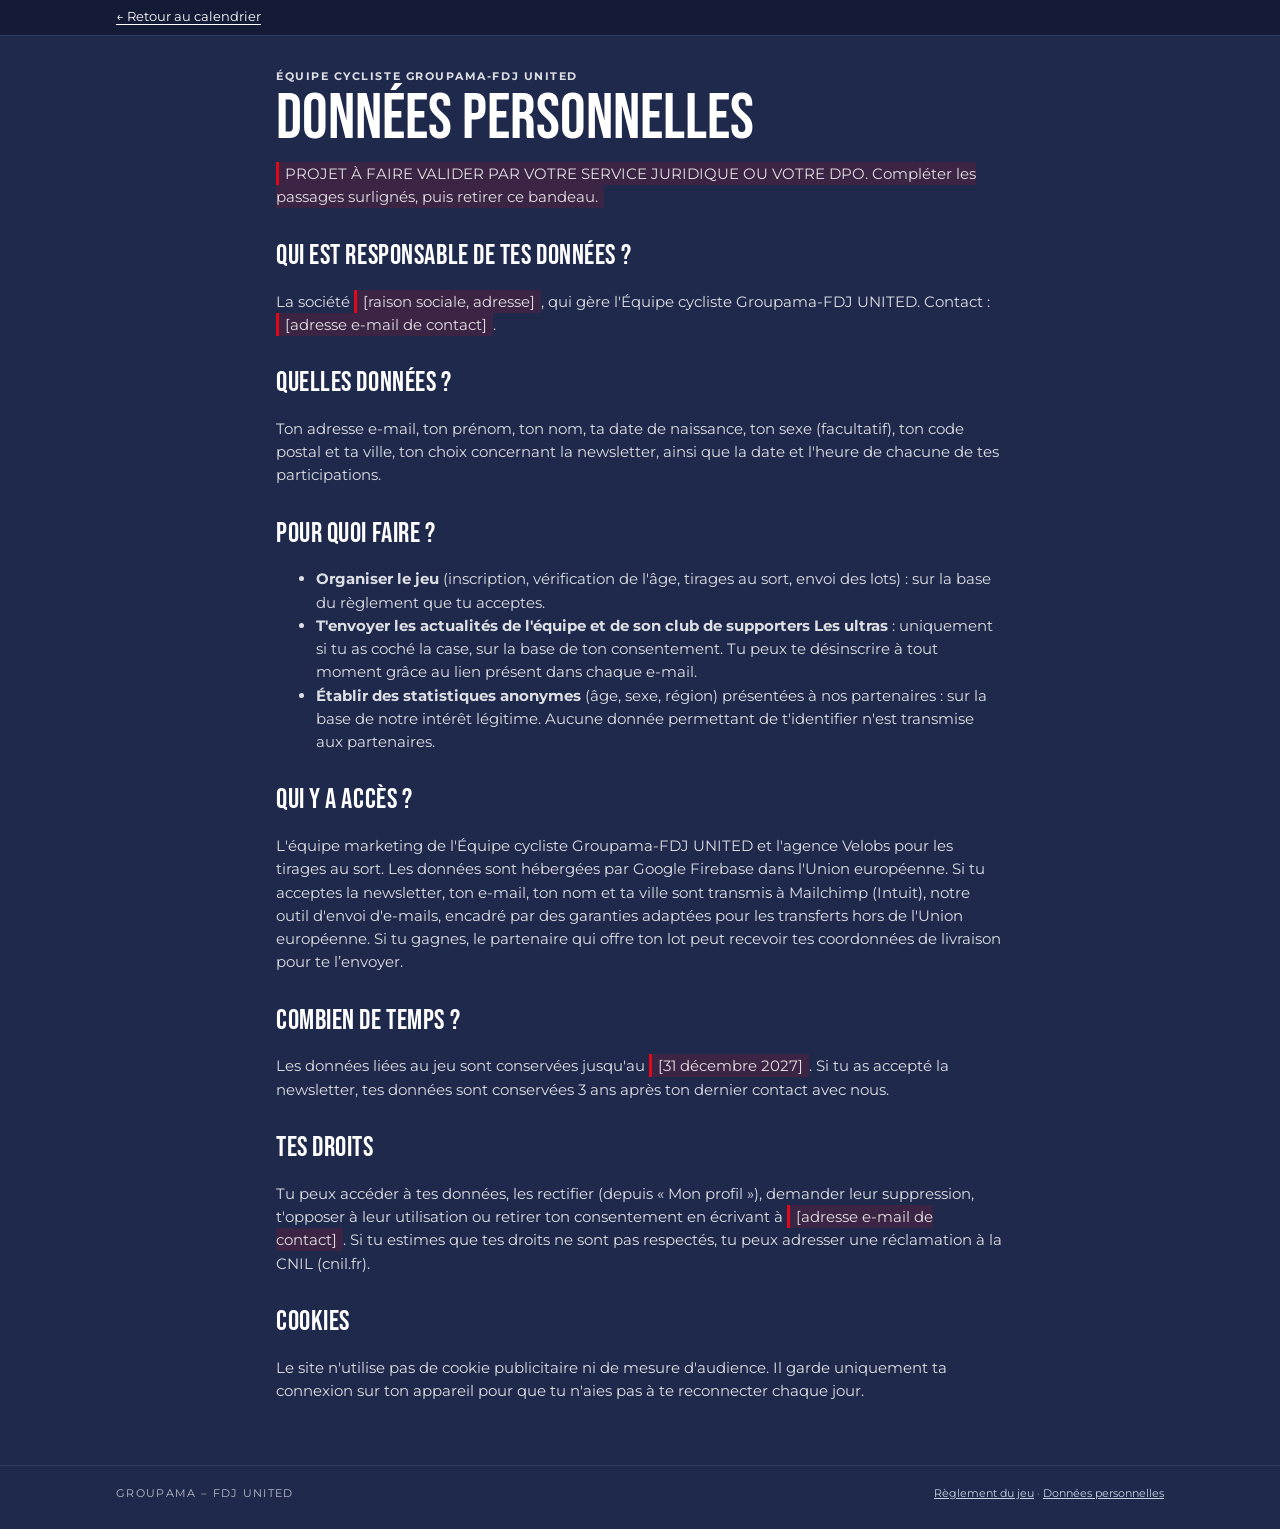
<file: confidentialite.html>
<!doctype html>
<html lang="fr">
<head>
<meta charset="utf-8">
<meta name="viewport" content="width=device-width, initial-scale=1, viewport-fit=cover">
<title>Données personnelles · Calendrier de l'Avent GFDJ</title>
<link rel="icon" href="img/logos/team.png">
<link rel="preconnect" href="https://fonts.googleapis.com">
<link rel="stylesheet" href="https://fonts.googleapis.com/css2?family=Bebas+Neue&family=Montserrat:wght@400;600;700&display=swap">
<link rel="stylesheet" href="style.css">
</head>
<body>
<div class="topbar"><div class="wrap"><a class="linkbtn" href="index.html">← Retour au calendrier</a></div></div>
<main class="wrap legal">
<p class="kicker">Équipe cycliste Groupama-FDJ UNITED</p>
<h1>Données personnelles</h1>
<p><span class="todo">PROJET À FAIRE VALIDER PAR VOTRE SERVICE JURIDIQUE OU VOTRE DPO. Compléter les passages surlignés, puis retirer ce bandeau.</span></p>

<h2>Qui est responsable de tes données ?</h2>
<p>La société <span class="todo">[raison sociale, adresse]</span>, qui gère l'Équipe cycliste Groupama-FDJ UNITED. Contact : <span class="todo">[adresse e-mail de contact]</span>.</p>

<h2>Quelles données ?</h2>
<p>Ton adresse e-mail, ton prénom, ton nom, ta date de naissance, ton sexe (facultatif), ton code postal et ta ville, ton choix concernant la newsletter, ainsi que la date et l'heure de chacune de tes participations.</p>

<h2>Pour quoi faire ?</h2>
<ul>
<li><b>Organiser le jeu</b> (inscription, vérification de l'âge, tirages au sort, envoi des lots) : sur la base du règlement que tu acceptes.</li>
<li><b>T'envoyer les actualités de l'équipe et de son club de supporters Les ultras</b> : uniquement si tu as coché la case, sur la base de ton consentement. Tu peux te désinscrire à tout moment grâce au lien présent dans chaque e-mail.</li>
<li><b>Établir des statistiques anonymes</b> (âge, sexe, région) présentées à nos partenaires : sur la base de notre intérêt légitime. Aucune donnée permettant de t'identifier n'est transmise aux partenaires.</li>
</ul>

<h2>Qui y a accès ?</h2>
<p>L'équipe marketing de l'Équipe cycliste Groupama-FDJ UNITED et l'agence Velobs pour les tirages au sort. Les données sont hébergées par Google Firebase dans l'Union européenne. Si tu acceptes la newsletter, ton e-mail, ton nom et ta ville sont transmis à Mailchimp (Intuit), notre outil d'envoi d'e-mails, encadré par des garanties adaptées pour les transferts hors de l'Union européenne. Si tu gagnes, le partenaire qui offre ton lot peut recevoir tes coordonnées de livraison pour te l’envoyer.</p>

<h2>Combien de temps ?</h2>
<p>Les données liées au jeu sont conservées jusqu'au <span class="todo">[31 décembre 2027]</span>. Si tu as accepté la newsletter, tes données sont conservées 3 ans après ton dernier contact avec nous.</p>

<h2>Tes droits</h2>
<p>Tu peux accéder à tes données, les rectifier (depuis « Mon profil »), demander leur suppression, t'opposer à leur utilisation ou retirer ton consentement en écrivant à <span class="todo">[adresse e-mail de contact]</span>. Si tu estimes que tes droits ne sont pas respectés, tu peux adresser une réclamation à la CNIL (cnil.fr).</p>

<h2>Cookies</h2>
<p>Le site n'utilise pas de cookie publicitaire ni de mesure d'audience. Il garde uniquement ta connexion sur ton appareil pour que tu n'aies pas à te reconnecter chaque jour.</p>
</main>
<footer><div class="wrap"><span class="sig">Groupama – FDJ UNITED</span><span><a href="reglement.html">Règlement du jeu</a> · <a href="confidentialite.html">Données personnelles</a></span></div></footer>
</body>
</html>
</file>
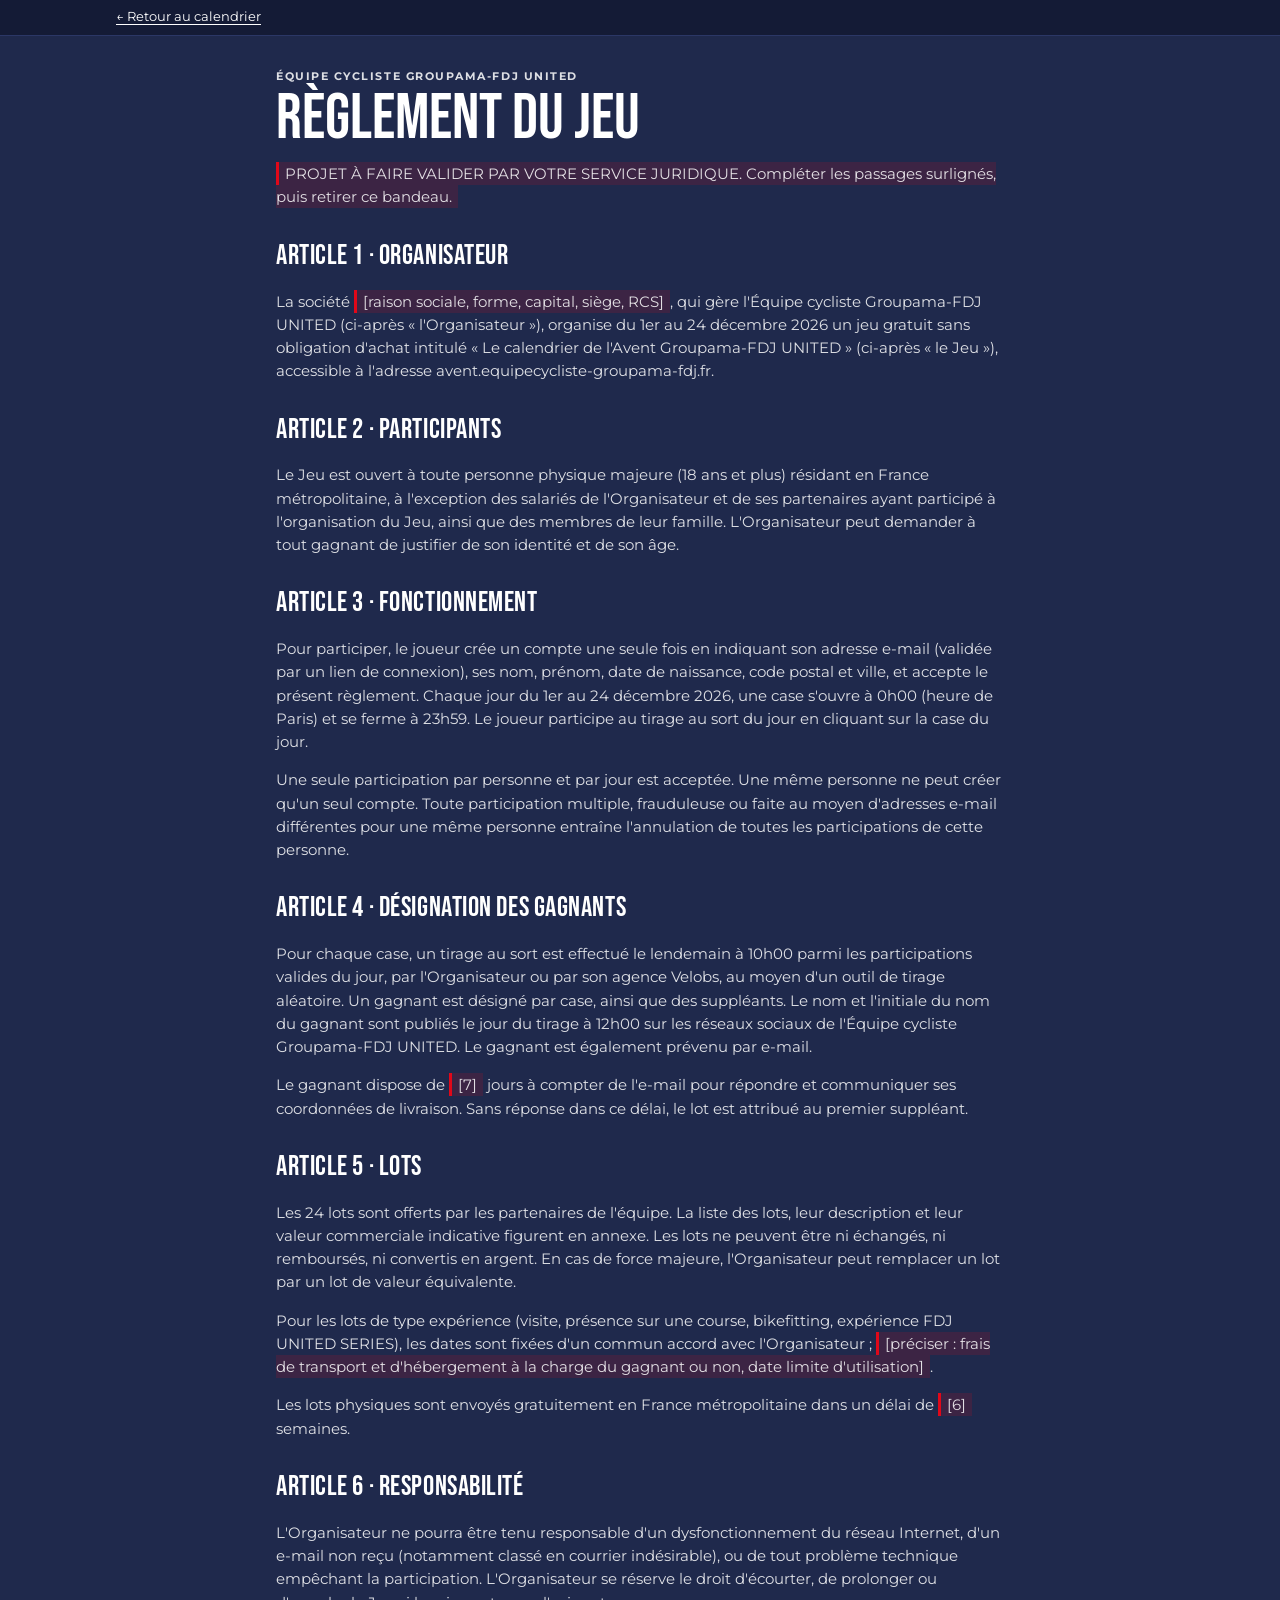
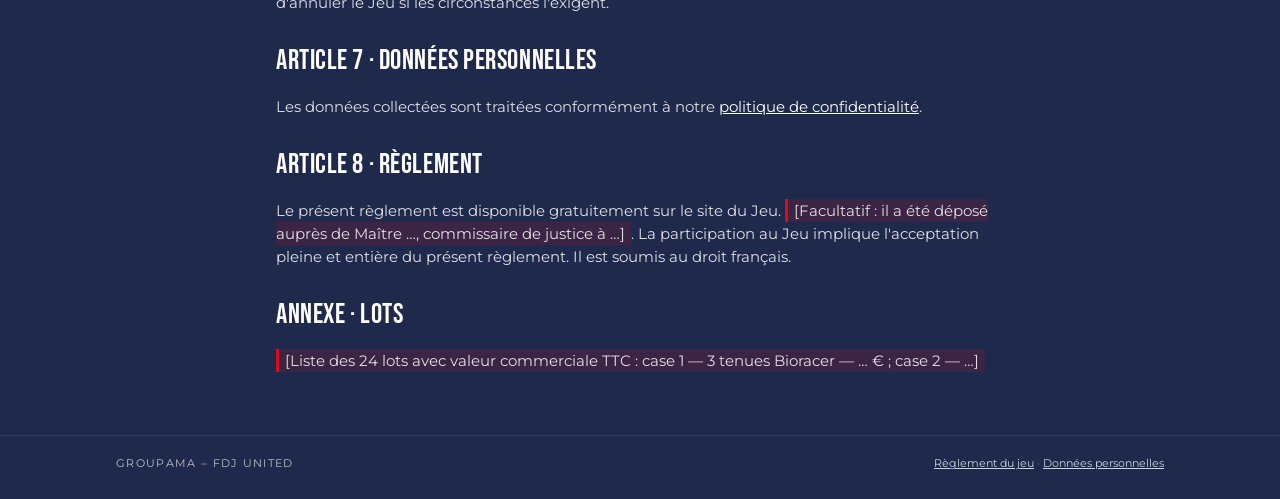
<file: reglement.html>
<!doctype html>
<html lang="fr">
<head>
<meta charset="utf-8">
<meta name="viewport" content="width=device-width, initial-scale=1, viewport-fit=cover">
<title>Règlement du jeu · Calendrier de l'Avent GFDJ</title>
<link rel="icon" href="img/logos/team.png">
<link rel="preconnect" href="https://fonts.googleapis.com">
<link rel="stylesheet" href="https://fonts.googleapis.com/css2?family=Bebas+Neue&family=Montserrat:wght@400;600;700&display=swap">
<link rel="stylesheet" href="style.css">
</head>
<body>
<div class="topbar"><div class="wrap"><a class="linkbtn" href="index.html">← Retour au calendrier</a></div></div>
<main class="wrap legal">
<p class="kicker">Équipe cycliste Groupama-FDJ UNITED</p>
<h1>Règlement du jeu</h1>
<p><span class="todo">PROJET À FAIRE VALIDER PAR VOTRE SERVICE JURIDIQUE. Compléter les passages surlignés, puis retirer ce bandeau.</span></p>

<h2>Article 1 · Organisateur</h2>
<p>La société <span class="todo">[raison sociale, forme, capital, siège, RCS]</span>, qui gère l'Équipe cycliste Groupama-FDJ UNITED (ci-après « l'Organisateur »), organise du 1er au 24 décembre 2026 un jeu gratuit sans obligation d'achat intitulé « Le calendrier de l'Avent Groupama-FDJ UNITED » (ci-après « le Jeu »), accessible à l'adresse avent.equipecycliste-groupama-fdj.fr.</p>

<h2>Article 2 · Participants</h2>
<p>Le Jeu est ouvert à toute personne physique majeure (18 ans et plus) résidant en France métropolitaine, à l'exception des salariés de l'Organisateur et de ses partenaires ayant participé à l'organisation du Jeu, ainsi que des membres de leur famille. L'Organisateur peut demander à tout gagnant de justifier de son identité et de son âge.</p>

<h2>Article 3 · Fonctionnement</h2>
<p>Pour participer, le joueur crée un compte une seule fois en indiquant son adresse e-mail (validée par un lien de connexion), ses nom, prénom, date de naissance, code postal et ville, et accepte le présent règlement. Chaque jour du 1er au 24 décembre 2026, une case s'ouvre à 0h00 (heure de Paris) et se ferme à 23h59. Le joueur participe au tirage au sort du jour en cliquant sur la case du jour.</p>
<p>Une seule participation par personne et par jour est acceptée. Une même personne ne peut créer qu'un seul compte. Toute participation multiple, frauduleuse ou faite au moyen d'adresses e-mail différentes pour une même personne entraîne l'annulation de toutes les participations de cette personne.</p>

<h2>Article 4 · Désignation des gagnants</h2>
<p>Pour chaque case, un tirage au sort est effectué le lendemain à 10h00 parmi les participations valides du jour, par l'Organisateur ou par son agence Velobs, au moyen d'un outil de tirage aléatoire. Un gagnant est désigné par case, ainsi que des suppléants. Le nom et l'initiale du nom du gagnant sont publiés le jour du tirage à 12h00 sur les réseaux sociaux de l'Équipe cycliste Groupama-FDJ UNITED. Le gagnant est également prévenu par e-mail.</p>
<p>Le gagnant dispose de <span class="todo">[7]</span> jours à compter de l'e-mail pour répondre et communiquer ses coordonnées de livraison. Sans réponse dans ce délai, le lot est attribué au premier suppléant.</p>

<h2>Article 5 · Lots</h2>
<p>Les 24 lots sont offerts par les partenaires de l'équipe. La liste des lots, leur description et leur valeur commerciale indicative figurent en annexe. Les lots ne peuvent être ni échangés, ni remboursés, ni convertis en argent. En cas de force majeure, l'Organisateur peut remplacer un lot par un lot de valeur équivalente.</p>
<p>Pour les lots de type expérience (visite, présence sur une course, bikefitting, expérience FDJ UNITED SERIES), les dates sont fixées d'un commun accord avec l'Organisateur ; <span class="todo">[préciser : frais de transport et d'hébergement à la charge du gagnant ou non, date limite d'utilisation]</span>.</p>
<p>Les lots physiques sont envoyés gratuitement en France métropolitaine dans un délai de <span class="todo">[6]</span> semaines.</p>

<h2>Article 6 · Responsabilité</h2>
<p>L'Organisateur ne pourra être tenu responsable d'un dysfonctionnement du réseau Internet, d'un e-mail non reçu (notamment classé en courrier indésirable), ou de tout problème technique empêchant la participation. L'Organisateur se réserve le droit d'écourter, de prolonger ou d'annuler le Jeu si les circonstances l'exigent.</p>

<h2>Article 7 · Données personnelles</h2>
<p>Les données collectées sont traitées conformément à notre <a href="confidentialite.html">politique de confidentialité</a>.</p>

<h2>Article 8 · Règlement</h2>
<p>Le présent règlement est disponible gratuitement sur le site du Jeu. <span class="todo">[Facultatif : il a été déposé auprès de Maître …, commissaire de justice à …]</span>. La participation au Jeu implique l'acceptation pleine et entière du présent règlement. Il est soumis au droit français.</p>

<h2>Annexe · Lots</h2>
<p><span class="todo">[Liste des 24 lots avec valeur commerciale TTC : case 1 — 3 tenues Bioracer — … € ; case 2 — …]</span></p>
</main>
<footer><div class="wrap"><span class="sig">Groupama – FDJ UNITED</span><span><a href="reglement.html">Règlement du jeu</a> · <a href="confidentialite.html">Données personnelles</a></span></div></footer>
</body>
</html>
</file>
<file: style.css>
/* Calendrier de l'Avent 2026 — Équipe cycliste Groupama-FDJ UNITED. Layout : bandeau photo + grille de 24 patchs à coins coupés (écho au losange du logo), mobile d'abord. Charte GFDJ, un seul thème sombre. */
:root{
  --nuit:#1F294C; --marine:#203360; --profond:#1D3669; --rouge:#E10819; --blanc:#FFFFFF;
  --perle:#F2F2F2; --gris:#8494A8; --texte:#42506A; --filet:#C7D5E5;
  --f-titre:"Bebas Neue","Oswald","Anton","Arial Narrow",sans-serif;
  --f-corps:"Montserrat","Inter","Calibri",Arial,sans-serif;
  --f-en:"Gelasio",Georgia,"Times New Roman",serif;
  --f-script:"Great Vibes","Brush Script MT",cursive;
  --nuit-2:#141B36;
  color-scheme:dark;
}
*{box-sizing:border-box}
[hidden]{display:none!important}
body{background:var(--nuit);color:var(--blanc);font-family:var(--f-corps);font-size:15px;line-height:1.35;margin:0}
.wrap{max-width:1080px;margin:0 auto;padding-inline:16px}
button{font:inherit;cursor:pointer}
:focus-visible{outline:3px solid var(--blanc);outline-offset:2px}

/* hero */
#fx{position:fixed;inset:0;width:100%;height:100%;pointer-events:none;z-index:5}
.hero{position:relative;background:radial-gradient(120% 90% at 80% 10%,#2a3a72 0%,var(--nuit) 45%,var(--nuit-2) 100%);overflow:hidden}
.hero-grid{display:grid;grid-template-columns:minmax(0,1fr) minmax(0,1fr);gap:40px;align-items:center;padding-block:44px 120px}
@media (max-width:760px){.hero-grid{grid-template-columns:1fr;gap:28px;padding-block:28px 96px}.photo{order:-1}}
.hero-txt{min-width:0;position:relative;z-index:1}
.kicker{font-weight:700;font-size:11px;letter-spacing:.14em;text-transform:uppercase;color:var(--gris);margin:0 0 6px}
.script{font-family:var(--f-script);font-size:clamp(40px,6vw,62px);line-height:1;margin:0 0 -4px;color:var(--blanc);transform:rotate(-4deg);transform-origin:left bottom;display:inline-block}
h1{font-family:var(--f-titre);font-weight:400;font-size:clamp(44px,7.4vw,96px);line-height:.88;margin:0;text-wrap:balance;text-transform:uppercase}
h1 span{color:var(--rouge)}
.en{font-family:var(--f-en);font-style:italic;color:rgba(255,255,255,.6);font-size:clamp(15px,2vw,20px);margin:8px 0 16px}
.chapo{max-width:52ch;color:rgba(255,255,255,.85);margin:0 0 22px}
.chapo strong{color:var(--blanc)}
.go{display:inline-flex;align-items:center;gap:10px;background:var(--rouge);color:var(--blanc);text-decoration:none;font-weight:700;letter-spacing:.12em;text-transform:uppercase;font-size:13px;padding:14px 20px;clip-path:polygon(0 0,calc(100% - 12px) 0,100% 12px,100% 100%,12px 100%,0 calc(100% - 12px));transition:transform .2s}
.go:hover{transform:translateY(-2px)}
.go svg{width:16px;height:16px;stroke:currentColor;fill:none;stroke-width:2.4}
.photo{position:relative;margin:0;justify-self:center;width:min(100%,460px)}
.photo .frame{background:var(--blanc);padding:10px 10px 44px;transform:rotate(2.5deg);box-shadow:0 24px 50px rgba(0,0,0,.45)}
.photo img{display:block;width:100%;height:auto;aspect-ratio:1;object-fit:cover}
.photo figcaption{position:absolute;left:0;right:0;bottom:10px;text-align:center;font-family:var(--f-script);font-size:28px;color:var(--nuit);transform:rotate(2.5deg)}
.sticker{position:absolute;top:-18px;left:-18px;width:104px;height:104px;border-radius:50%;background:var(--rouge);color:var(--blanc);display:flex;flex-direction:column;align-items:center;justify-content:center;transform:rotate(-12deg);box-shadow:0 8px 20px rgba(0,0,0,.35);text-align:center;line-height:1;animation:pop 3.2s ease-in-out infinite}
.sticker b{font-family:var(--f-titre);font-weight:400;font-size:42px}
.sticker span{font-size:10px;font-weight:700;letter-spacing:.08em;text-transform:uppercase;padding-inline:10px}
@keyframes pop{0%,100%{transform:rotate(-12deg) scale(1)}50%{transform:rotate(-8deg) scale(1.06)}}
@media (max-width:760px){.sticker{width:84px;height:84px;top:-12px;left:-8px}.sticker b{font-size:34px}}
.hills{position:absolute;left:0;right:0;bottom:-1px;width:100%;height:110px;display:block}
.hills .snow{fill:#E9EEF6}
.hills .ground{fill:var(--nuit)}
.hills .rider{fill:var(--nuit)}

/* bandeau info */
.info{display:flex;flex-wrap:wrap;gap:8px 28px;padding-block:18px;border-top:1px solid #2f3b66;border-bottom:1px solid #2f3b66;font-size:13px;color:rgba(255,255,255,.8)}
.info div{display:flex;gap:8px;align-items:baseline}
.info b{font-family:var(--f-titre);font-weight:400;font-size:22px;color:var(--blanc);letter-spacing:.02em}

/* grille */
.grid{display:grid;grid-template-columns:repeat(auto-fill,minmax(150px,1fr));gap:12px;padding-block:28px 40px}
@media (max-width:420px){.grid{grid-template-columns:repeat(2,minmax(0,1fr));gap:10px}}
.patch{--cut:18px;position:relative;overflow:hidden;border:0;text-align:left;color:var(--blanc);background:var(--marine);min-height:190px;padding:14px 14px 12px;display:flex;flex-direction:column;gap:8px;
  clip-path:polygon(0 0,calc(100% - var(--cut)) 0,100% var(--cut),100% 100%,var(--cut) 100%,0 calc(100% - var(--cut)));transition:transform .2s}
.patch .num{font-family:var(--f-titre);font-size:54px;line-height:.8}
.patch .jour{font-size:10px;font-weight:700;letter-spacing:.12em;text-transform:uppercase;color:var(--gris)}
.patch .head{display:flex;justify-content:space-between;align-items:flex-start;gap:6px}
.logo-m{height:50px;background:currentColor;-webkit-mask:var(--logo) left center/contain no-repeat;mask:var(--logo) left center/contain no-repeat;margin-block:2px 4px}
.logo-m.tall{height:62px;margin-block:-4px -2px}
.logo-t{font-family:var(--f-titre);font-size:40px;line-height:50px;height:54px;letter-spacing:.06em;color:currentColor}
.patch.locked .logo-m,.patch.locked .logo-t{opacity:.92}
.patch.past .logo-m,.patch.past .logo-t{opacity:.5}
.patch.open .logo-m,.patch.open .logo-t{color:var(--nuit)}
.state{margin-top:auto;font-size:12px;line-height:1.3;color:rgba(255,255,255,.8)}
.cd{font-family:var(--f-titre);font-size:22px;letter-spacing:.03em;color:var(--blanc);font-variant-numeric:tabular-nums;display:block}
.lock{width:16px;height:16px;flex:none;stroke:currentColor;fill:none;stroke-width:2;opacity:.6}

.patch::after{content:"";position:absolute;inset:6px;border:1px dashed rgba(255,255,255,.18);pointer-events:none;clip-path:inherit}
.patch.open::after{border-color:rgba(31,41,76,.18)}
.patch .flake{position:absolute;right:10px;bottom:10px;width:34px;height:34px;stroke:currentColor;fill:none;stroke-width:1.4;opacity:.12}
.patch.locked{cursor:default}
.patch.locked .num{color:rgba(255,255,255,.35)}
.patch.open{background:var(--blanc);color:var(--nuit)}
.patch.open .jour{color:var(--texte)}
.patch.open .num{color:var(--rouge)}
.patch.open .lot{font-weight:700;font-size:13px;line-height:1.25}
.patch.open .cta{margin-top:auto;background:var(--rouge);color:var(--blanc);font-weight:700;text-transform:uppercase;letter-spacing:.1em;font-size:11px;padding:9px 10px;text-align:center}
.patch.open{animation:wiggle 4s ease-in-out infinite;box-shadow:0 0 0 4px rgba(225,8,25,.25)}
.patch.open:hover{animation:none;transform:translateY(-4px) rotate(-1deg)}
.patch.open .ribbon{position:absolute;top:10px;right:-30px;background:var(--rouge);color:var(--blanc);font-size:9px;font-weight:700;letter-spacing:.12em;text-transform:uppercase;padding:4px 34px;transform:rotate(38deg);top:14px;right:-34px}
@keyframes wiggle{0%,86%,100%{transform:rotate(0)}89%{transform:rotate(-2.5deg)}92%{transform:rotate(2.5deg)}95%{transform:rotate(-1.5deg)}}
.patch.opening{animation:door .45s ease-in forwards;transform-origin:left center}
@keyframes door{to{transform:perspective(600px) rotateY(-70deg);opacity:.4}}
.stamp{position:absolute;top:42%;right:8px;border:3px solid var(--rouge);color:var(--rouge);font-family:var(--f-titre);font-size:30px;line-height:1;padding:2px 10px 0;transform:rotate(-14deg);background:rgba(255,255,255,.92);letter-spacing:.04em}
.patch.played{background:var(--profond)}
.patch.played .check{width:28px;height:28px;stroke:var(--blanc);fill:none;stroke-width:2.2}
.patch.played .state strong{color:var(--blanc)}
.patch.past{background:transparent;box-shadow:inset 0 0 0 1px #34416d;cursor:default}
.patch.past .num{color:rgba(255,255,255,.5)}
.patch.past .lot{font-size:12px;color:rgba(255,255,255,.7)}
.patch.past .state a{color:var(--blanc);font-weight:600}
@media (prefers-reduced-motion:reduce){.patch,.go{transition:none}.patch.open,.sticker,.patch.opening{animation:none}.patch.open:hover{transform:none}}

/* modale */
.ov{position:fixed;inset:0;background:rgba(10,14,30,.78);display:flex;align-items:flex-end;justify-content:center;z-index:10;padding:16px}
@media (min-width:640px){.ov{align-items:center}}
.modal{background:var(--blanc);color:var(--nuit);width:100%;max-width:480px;max-height:calc(100% - 8px);overflow:auto;padding:22px 22px calc(18px + env(safe-area-inset-bottom,0px))}
.modal .top{display:flex;justify-content:space-between;align-items:flex-start;gap:12px}
.modal .kicker{color:var(--rouge);margin:0}
.modal h2{font-family:var(--f-titre);font-weight:400;font-size:36px;line-height:.9;margin:4px 0 2px;text-transform:uppercase}
.modal .offert{font-size:13px;color:var(--texte);margin:0 0 16px}
.x{background:none;border:0;color:var(--texte);font-size:26px;line-height:1;padding:0 4px}
.row{display:grid;grid-template-columns:1fr 1fr;gap:10px}
@media (max-width:400px){.row{grid-template-columns:1fr}}
.f{display:flex;flex-direction:column;gap:4px;margin-bottom:10px;min-width:0}
.f label{font-size:11px;font-weight:700;letter-spacing:.08em;text-transform:uppercase;color:var(--texte)}
.f input{border:1px solid var(--filet);background:#F7F9FB;color:var(--nuit);padding:11px 12px;font:inherit;font-size:16px;border-radius:0;width:100%}
.f input:focus{outline:2px solid var(--nuit);outline-offset:0}
.cb{display:grid;grid-template-columns:20px 1fr;gap:10px;align-items:start;font-size:12.5px;color:var(--texte);margin:10px 0}
.cb input{width:18px;height:18px;margin:1px 0 0;accent-color:var(--nuit)}
.cb a{color:var(--nuit);font-weight:600}
.opt{font-size:10px;font-weight:700;letter-spacing:.08em;text-transform:uppercase;color:var(--gris)}
.err{color:var(--rouge);font-size:12px;font-weight:600;min-height:16px;margin:4px 0}
.submit{width:100%;background:var(--rouge);color:var(--blanc);border:0;padding:14px;font-weight:700;letter-spacing:.12em;text-transform:uppercase;font-size:13px}
.rgpd{font-size:10.5px;line-height:1.4;color:var(--gris);margin:12px 0 0}
.ok{text-align:center;padding:10px 0 4px}
.ok svg{width:56px;height:56px;stroke:var(--nuit);fill:none;stroke-width:2}
.ok p{color:var(--texte);margin:8px 0 18px}
.ok .submit{background:var(--nuit)}

footer{border-top:1px solid #2f3b66;padding-block:20px 28px;font-size:11px;color:var(--gris)}
footer .wrap{display:flex;flex-wrap:wrap;justify-content:space-between;gap:10px}
footer a{color:var(--filet)}
footer .sig{letter-spacing:.12em;text-transform:uppercase;color:rgba(255,255,255,.7)}

/* barre utilisateur */
.topbar{background:var(--nuit-2);border-bottom:1px solid #2b3766;font-size:12.5px;color:var(--filet)}
.topbar .wrap{display:flex;flex-wrap:wrap;align-items:center;justify-content:space-between;gap:6px 16px;padding-block:9px}
.topbar b{color:var(--blanc)}
.linkbtn{background:none;border:0;padding:0;color:var(--blanc);text-decoration:underline;text-underline-offset:3px;font-size:12.5px}
.topbar .actions{display:flex;gap:16px}
.inapp{background:var(--rouge);color:var(--blanc);font-size:13px;font-weight:600}
.inapp .wrap{padding-block:10px}
.f select{border:1px solid var(--filet);background:#F7F9FB;color:var(--nuit);padding:11px 10px;font:inherit;font-size:16px;border-radius:0;width:100%}
.f select:focus{outline:2px solid var(--nuit);outline-offset:0}
.f .hint{font-size:11px;color:var(--gris)}
.row3{display:grid;grid-template-columns:1fr 1.4fr 1.2fr;gap:8px}
.modal .lead{font-size:14px;color:var(--texte);margin:0 0 14px}
.modal .lead strong{color:var(--nuit)}
.modal .mail{font-weight:700;color:var(--nuit);overflow-wrap:anywhere}
.submit[disabled]{opacity:.6;cursor:wait}
.ghost{width:100%;background:none;border:1px solid var(--filet);color:var(--nuit);padding:12px;font-weight:700;letter-spacing:.1em;text-transform:uppercase;font-size:12px;margin-top:10px}
.loading{opacity:.6}
.toast{position:fixed;left:50%;bottom:calc(20px + env(safe-area-inset-bottom,0px));transform:translateX(-50%);background:var(--blanc);color:var(--nuit);padding:12px 18px;font-weight:600;font-size:13px;box-shadow:0 10px 30px rgba(0,0,0,.4);z-index:20;max-width:calc(100% - 32px)}
.legal{max-width:760px;padding-block:32px 48px}
.legal h1{font-size:clamp(40px,6vw,64px);margin-bottom:8px}
.legal h2{font-family:var(--f-titre);font-weight:400;font-size:28px;margin:28px 0 6px;letter-spacing:.02em}
.legal p,.legal li{color:rgba(255,255,255,.85);line-height:1.55}
.legal a{color:var(--blanc)}
.legal .todo{background:rgba(225,8,25,.15);border-left:3px solid var(--rouge);padding:2px 6px}
</file>
